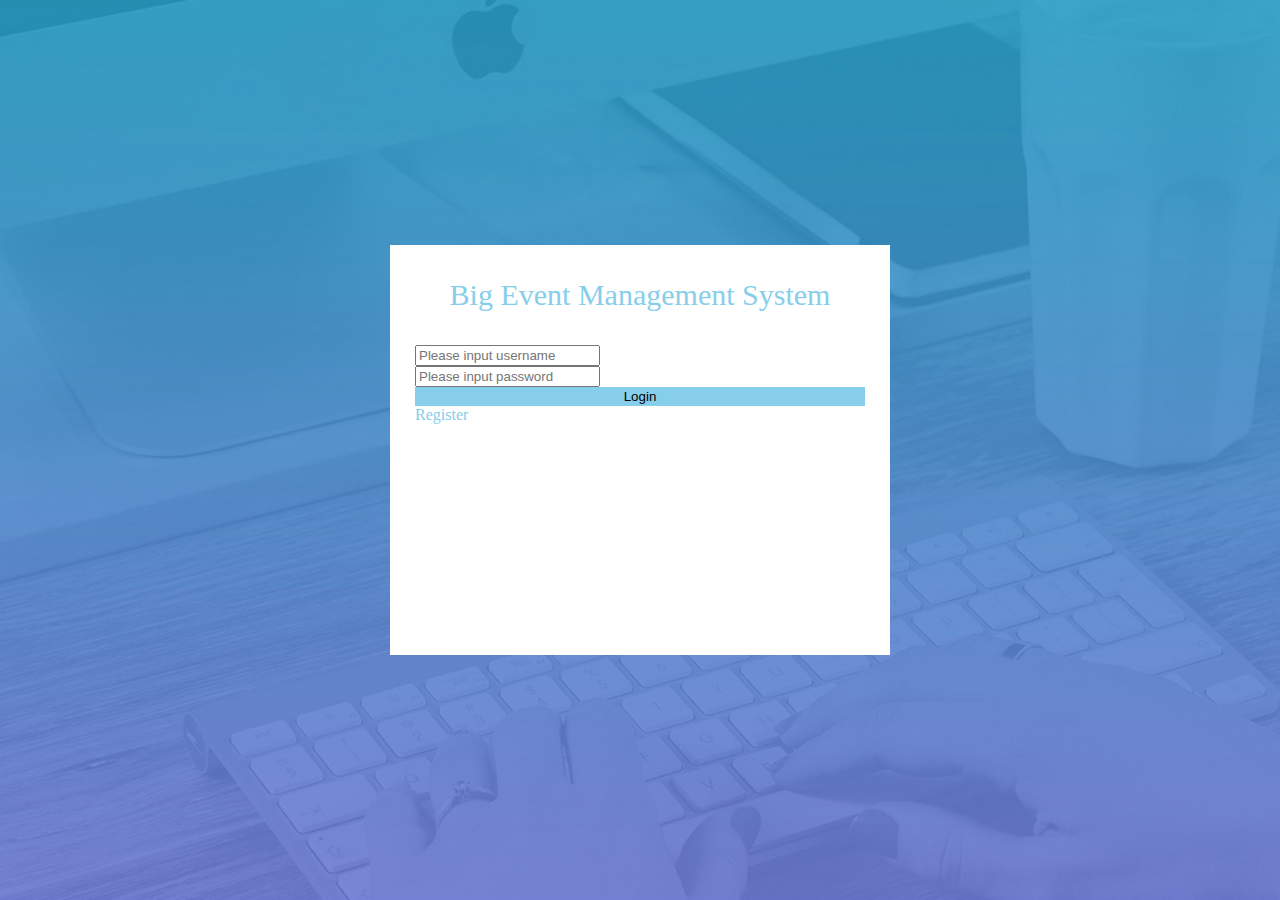
<file: index.html>
<!DOCTYPE html>
<html lang="en">

<head>
    <meta charset="UTF-8" />
    <meta http-equiv="X-UA-Compatible" content="IE=edge" />
    <meta name="viewport" content="width=device-width, initial-scale=1.0" />
    <title>Big-Event-Login</title>
    <link rel="stylesheet" href="/assets/css/login.css" />


    <!-- # git checkout -b login 退出当前分支并创建login分支 -->
    <!-- 开发中使用live server插件会比较方便 用http协议开发项目，右键open with live server 启用，关闭点击右下角Port图标 -->
</head>

<body>
    <div class="w">
        <div class="loginAndRegBox">
            <div class="innerBox">

                <div class="title">Big Event Management System</div>
                <div class="login-box">
                    <form>
                        <div class="mb-3">

                            <input type="text" class="form-control" id="username" placeholder="Please input username" />

                        </div>
                        <div class="mb-3">

                            <input type="password" class="form-control" id="password1" placeholder="Please input password" />
                        </div>

                        <button type="submit" class="btn btn-primary">Login</button>
                        <label for="exampleInputEmail1" class="form-label float-end"> <a href="Javascript:;">Register</a></label>
                    </form>
                </div>
                <div class="reg-box">
                    <form>
                        <div class="mb-3">

                            <input type="email" class="form-control" id="exampleInputEmail1" aria-describedby="emailHelp" />

                        </div>
                        <div class="mb-3">

                            <input type="password" class="form-control" id="exampleInputPassword1" />
                        </div>
                        <div class="mb-3">

                            <input type="password" class="form-control" id="exampleInputPassword1" />
                        </div>
                        <button type="submit" class="btn btn-primary">Register</button>
                        <label for="exampleInputEmail1" class="form-label float-end"> <a href="Javascript:;">Login</a></label>
                </div>
            </div>



        </div>
    </div>

</body>

</html>
</file>
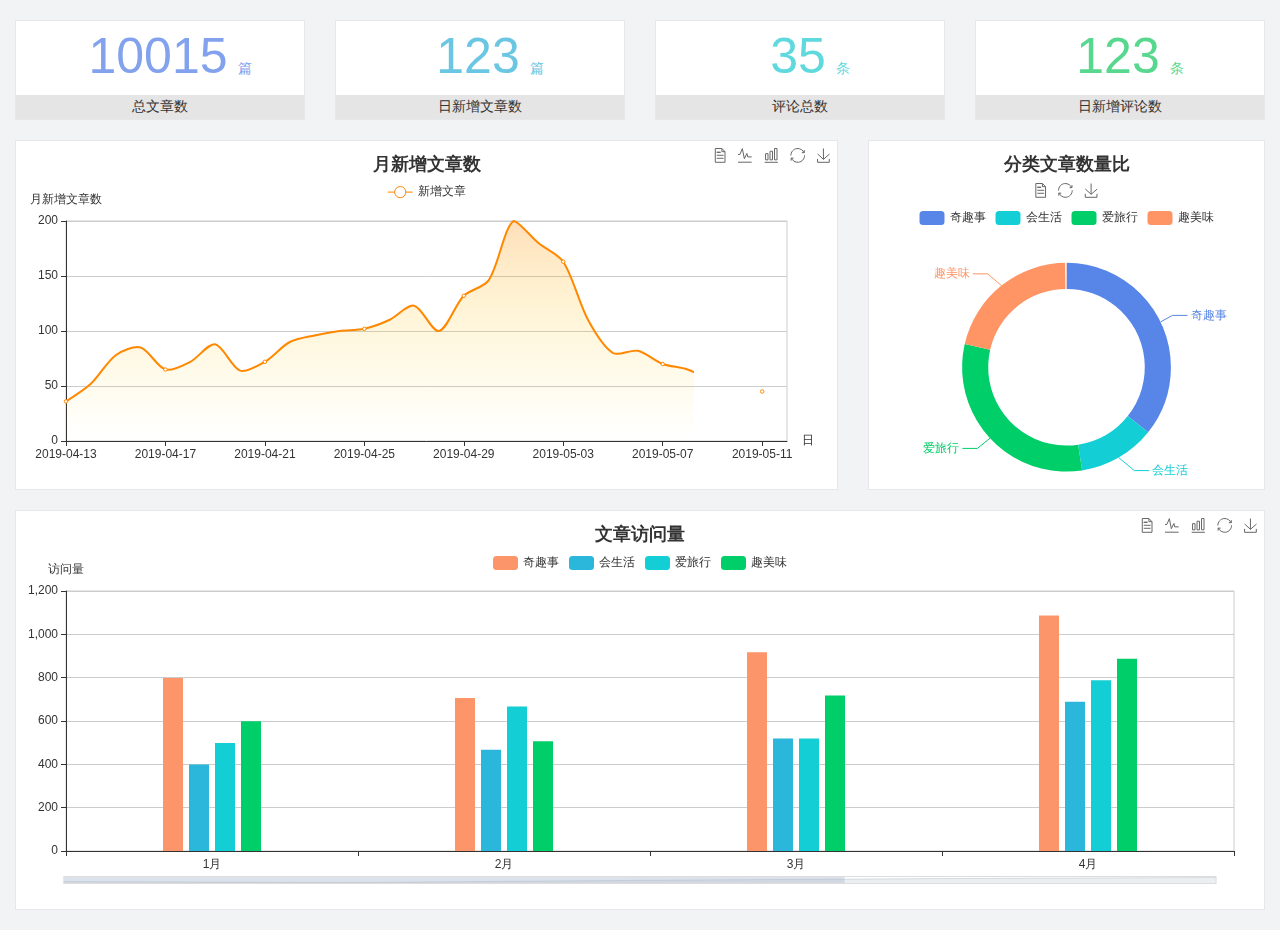
<file: home/dashboard.html>
<!DOCTYPE html>
<html lang="en">

<head>
  <meta charset="UTF-8">
  <meta name="viewport" content="width=device-width, initial-scale=1.0">
  <meta http-equiv="X-UA-Compatible" content="ie=edge">
  <title>图表统计</title>
  <link rel="stylesheet" href="../../assets/lib/bootstrap.css" />
  <link rel="stylesheet" href="../../assets/lib/main.css" />
  <script src="../../assets/lib/jquery.js"></script>
  <script type="text/javascript" src="../../assets/lib/echarts.min.js"></script>
</head>

<body>
  <div class="container-fluid">
    <div class="row spannel_list">
      <div class="col-sm-3 col-xs-6">
        <div class="spannel">
          <em>10015</em><span>篇</span>
          <b>总文章数</b>
        </div>
      </div>
      <div class="col-sm-3 col-xs-6">
        <div class="spannel scolor01">
          <em>123</em><span>篇</span>
          <b>日新增文章数</b>
        </div>
      </div>
      <div class="col-sm-3 col-xs-6">
        <div class="spannel scolor02">
          <em>35</em><span>条</span>
          <b>评论总数</b>
        </div>
      </div>
      <div class="col-sm-3 col-xs-6">
        <div class="spannel scolor03">
          <em>123</em><span>条</span>
          <b>日新增评论数</b>
        </div>
      </div>
    </div>
  </div>

  <div class="container-fluid">
    <div class="row curve-pie">
      <div class="col-lg-8 col-md-8">
        <div class="gragh_pannel" id="curve_show"></div>
      </div>
      <div class="col-lg-4 col-md-4">
        <div class="gragh_pannel" id="pie_show"></div>
      </div>
    </div>
  </div>

  <div class="container-fluid">
    <div class="column_pannel" id="column_show"></div>
  </div>

  <script>
    var oChart = echarts.init(document.getElementById('curve_show'));
    var aList_all = [
      { 'count': 36, 'date': '2019-04-13' },
      { 'count': 52, 'date': '2019-04-14' },
      { 'count': 78, 'date': '2019-04-15' },
      { 'count': 85, 'date': '2019-04-16' },
      { 'count': 65, 'date': '2019-04-17' },
      { 'count': 72, 'date': '2019-04-18' },
      { 'count': 88, 'date': '2019-04-19' },
      { 'count': 64, 'date': '2019-04-20' },
      { 'count': 72, 'date': '2019-04-21' },
      { 'count': 90, 'date': '2019-04-22' },
      { 'count': 96, 'date': '2019-04-23' },
      { 'count': 100, 'date': '2019-04-24' },
      { 'count': 102, 'date': '2019-04-25' },
      { 'count': 110, 'date': '2019-04-26' },
      { 'count': 123, 'date': '2019-04-27' },
      { 'count': 100, 'date': '2019-04-28' },
      { 'count': 132, 'date': '2019-04-29' },
      { 'count': 146, 'date': '2019-04-30' },
      { 'count': 200, 'date': '2019-05-01' },
      { 'count': 180, 'date': '2019-05-02' },
      { 'count': 163, 'date': '2019-05-03' },
      { 'count': 110, 'date': '2019-05-04' },
      { 'count': 80, 'date': '2019-05-05' },
      { 'count': 82, 'date': '2019-05-06' },
      { 'count': 70, 'date': '2019-05-07' },
      { 'count': 65, 'date': '2019-05-08' },
      { 'count': 54, 'date': '2019-05-09' },
      { 'count': 40, 'date': '2019-05-10' },
      { 'count': 45, 'date': '2019-05-11' },
      { 'count': 38, 'date': '2019-05-12' },
    ];

    let aCount = [];
    let aDate = [];

    for (var i = 0; i < aList_all.length; i++) {
      aCount.push(aList_all[i].count);
      aDate.push(aList_all[i].date);
    }

    var chartopt = {
      title: {
        text: '月新增文章数',
        left: 'center',
        top: '10'
      },
      tooltip: {
        trigger: 'axis'
      },
      legend: {
        data: ['新增文章'],
        top: '40'
      },
      toolbox: {
        show: true,
        feature: {
          mark: { show: true },
          dataView: { show: true, readOnly: false },
          magicType: { show: true, type: ['line', 'bar'] },
          restore: { show: true },
          saveAsImage: { show: true }
        }
      },
      calculable: true,
      xAxis: [
        {
          name: '日',
          type: 'category',
          boundaryGap: false,
          data: aDate
        }
      ],
      yAxis: [
        {
          name: '月新增文章数',
          type: 'value'
        }
      ],
      series: [
        {
          name: '新增文章',
          type: 'line',
          smooth: true,
          itemStyle: { normal: { areaStyle: { type: 'default' }, color: '#f80' }, lineStyle: { color: '#f80' } },
          data: aCount
        }],
      areaStyle: {
        normal: {
          color: new echarts.graphic.LinearGradient(0, 0, 0, 1, [{
            offset: 0,
            color: 'rgba(255,136,0,0.39)'
          }, {
            offset: .34,
            color: 'rgba(255,180,0,0.25)'
          }, {
            offset: 1,
            color: 'rgba(255,222,0,0.00)'
          }])

        }
      },
      grid: {
        show: true,
        x: 50,
        x2: 50,
        y: 80,
        height: 220
      }
    };

    oChart.setOption(chartopt);


    var oPie = echarts.init(document.getElementById('pie_show'));
    var oPieopt =
    {
      title: {
        top: 10,
        text: '分类文章数量比',
        x: 'center'
      },
      tooltip: {
        trigger: 'item',
        formatter: "{a} <br/>{b} : {c} ({d}%)"
      },
      color: ['#5885e8', '#13cfd5', '#00ce68', '#ff9565'],
      legend: {
        x: 'center',
        top: 65,
        data: ['奇趣事', '会生活', '爱旅行', '趣美味']
      },
      toolbox: {
        show: true,
        x: 'center',
        top: 35,
        feature: {
          mark: { show: true },
          dataView: { show: true, readOnly: false },
          magicType: {
            show: true,
            type: ['pie', 'funnel'],
            option: {
              funnel: {
                x: '25%',
                width: '50%',
                funnelAlign: 'left',
                max: 1548
              }
            }
          },
          restore: { show: true },
          saveAsImage: { show: true }
        }
      },
      calculable: true,
      series: [
        {
          name: '访问来源',
          type: 'pie',
          radius: ['45%', '60%'],
          center: ['50%', '65%'],
          data: [
            { value: 300, name: '奇趣事' },
            { value: 100, name: '会生活' },
            { value: 260, name: '爱旅行' },
            { value: 180, name: '趣美味' }
          ]
        }
      ]
    };
    oPie.setOption(oPieopt);



    var oColumn = this.echarts.init(document.getElementById('column_show'));
    var oColumnopt =
    {
      title: {
        text: '文章访问量',
        left: 'center',
        top: '10'
      },
      tooltip: {
        trigger: 'axis'
      },
      legend: {
        data: ['奇趣事', '会生活', '爱旅行', '趣美味'],
        top: '40'
      },
      toolbox: {
        show: true,
        feature: {
          mark: { show: true },
          dataView: { show: true, readOnly: false },
          magicType: { show: true, type: ['line', 'bar'] },
          restore: { show: true },
          saveAsImage: { show: true }
        }
      },
      calculable: true,
      xAxis: [
        {
          type: 'category',
          data: ['1月', '2月', '3月', '4月', '5月']
        }
      ],
      yAxis: [
        {
          name: '访问量',
          type: 'value'
        }
      ],
      series: [
        {
          name: '奇趣事',
          type: 'bar',
          barWidth: 20,
          itemStyle: {
            normal: { areaStyle: { type: 'default' }, color: '#fd956a' }
          },
          data: [800, 708, 920, 1090, 1200]
        },
        {
          name: '会生活',
          type: 'bar',
          barWidth: 20,
          itemStyle: {
            normal: { areaStyle: { type: 'default' }, color: '#2bb6db' }
          },
          data: [400, 468, 520, 690, 800]
        },
        {
          name: '爱旅行',
          type: 'bar',
          barWidth: 20,
          itemStyle: {
            normal: { areaStyle: { type: 'default' }, color: '#13cfd5' }
          },
          data: [500, 668, 520, 790, 900]
        },
        {
          name: '趣美味',
          type: 'bar',
          barWidth: 20,
          itemStyle: {
            normal: { areaStyle: { type: 'default' }, color: '#00ce68' }
          },
          data: [600, 508, 720, 890, 1000]
        }
      ],
      grid: {
        show: true,
        x: 50,
        x2: 30,
        y: 80,
        height: 260
      },
      dataZoom: [//给x轴设置滚动条
        {
          start: 0,//默认为0
          end: 100 - 1000 / 31,//默认为100
          type: 'slider',
          show: true,
          xAxisIndex: [0],
          handleSize: 0,//滑动条的 左右2个滑动条的大小
          height: 8,//组件高度
          left: 45, //左边的距离
          right: 50,//右边的距离
          bottom: 26,//右边的距离
          handleColor: '#ddd',//h滑动图标的颜色
          handleStyle: {
            borderColor: "#cacaca",
            borderWidth: "1",
            shadowBlur: 2,
            background: "#ddd",
            shadowColor: "#ddd",
          }
        }]
    };
    oColumn.setOption(oColumnopt);
  </script>
</body>

</html>
</file>
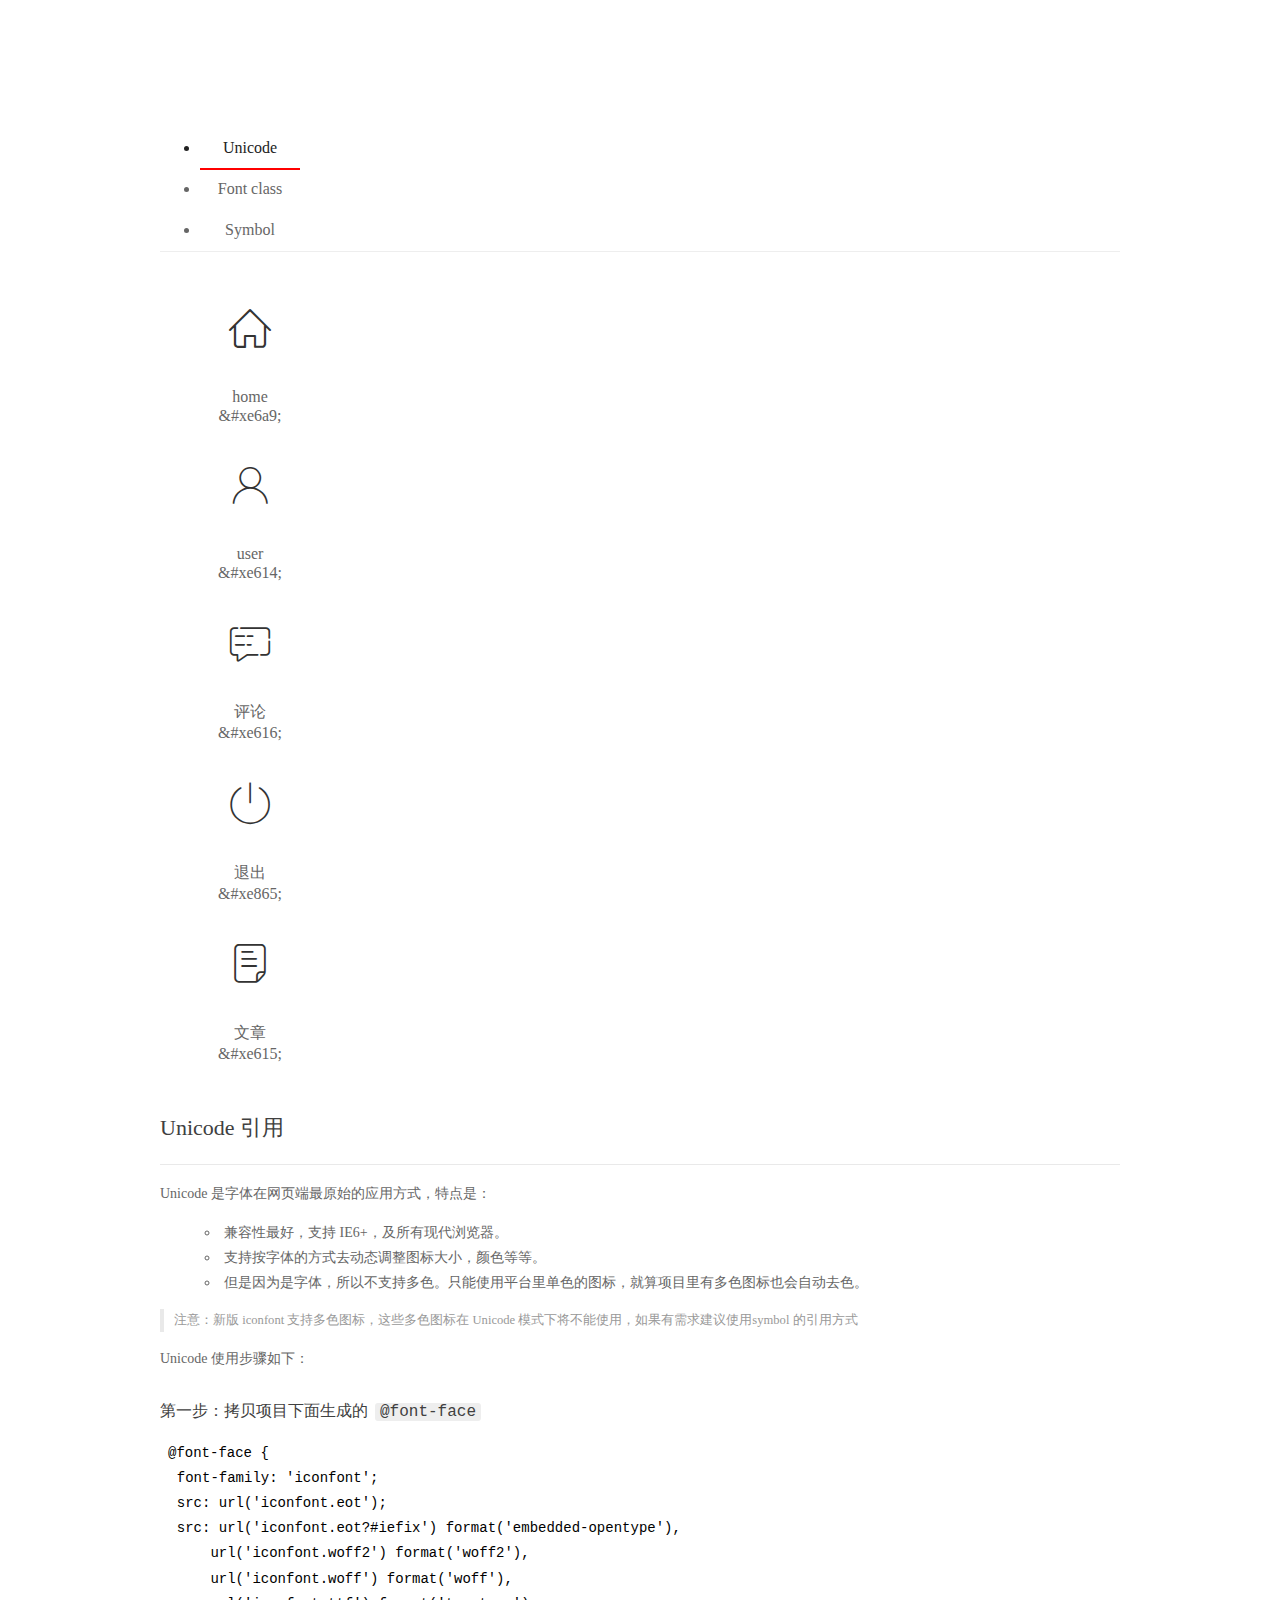
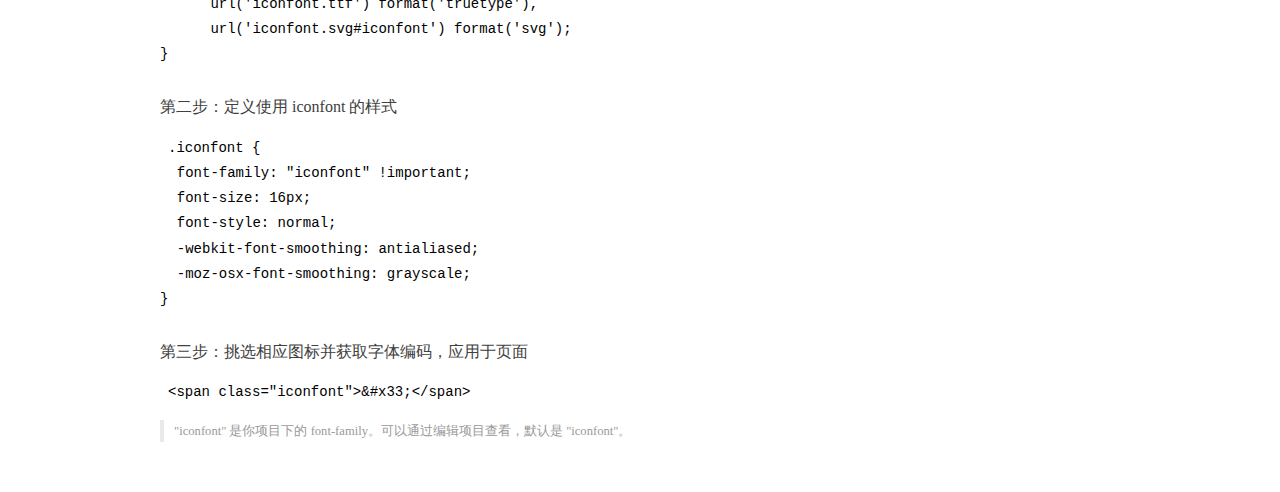
<file: assets/fonts/demo_index.html>
<!DOCTYPE html>
<html>
<head>
  <meta charset="utf-8"/>
  <title>IconFont Demo</title>
  <link rel="shortcut icon" href="https://gtms04.alicdn.com/tps/i4/TB1_oz6GVXXXXaFXpXXJDFnIXXX-64-64.ico" type="image/x-icon"/>
  <link rel="stylesheet" href="https://g.alicdn.com/thx/cube/1.3.2/cube.min.css">
  <link rel="stylesheet" href="demo.css">
  <link rel="stylesheet" href="iconfont.css">
  <script src="iconfont.js"></script>
  <!-- jQuery -->
  <script src="https://a1.alicdn.com/oss/uploads/2018/12/26/7bfddb60-08e8-11e9-9b04-53e73bb6408b.js"></script>
  <!-- 代码高亮 -->
  <script src="https://a1.alicdn.com/oss/uploads/2018/12/26/a3f714d0-08e6-11e9-8a15-ebf944d7534c.js"></script>
</head>
<body>
  <div class="main">
    <h1 class="logo"><a href="https://www.iconfont.cn/" title="iconfont 首页" target="_blank">&#xe86b;</a></h1>
    <div class="nav-tabs">
      <ul id="tabs" class="dib-box">
        <li class="dib active"><span>Unicode</span></li>
        <li class="dib"><span>Font class</span></li>
        <li class="dib"><span>Symbol</span></li>
      </ul>
      
    </div>
    <div class="tab-container">
      <div class="content unicode" style="display: block;">
          <ul class="icon_lists dib-box">
          
            <li class="dib">
              <span class="icon iconfont">&#xe6a9;</span>
                <div class="name">home</div>
                <div class="code-name">&amp;#xe6a9;</div>
              </li>
          
            <li class="dib">
              <span class="icon iconfont">&#xe614;</span>
                <div class="name">user</div>
                <div class="code-name">&amp;#xe614;</div>
              </li>
          
            <li class="dib">
              <span class="icon iconfont">&#xe616;</span>
                <div class="name">评论</div>
                <div class="code-name">&amp;#xe616;</div>
              </li>
          
            <li class="dib">
              <span class="icon iconfont">&#xe865;</span>
                <div class="name">退出</div>
                <div class="code-name">&amp;#xe865;</div>
              </li>
          
            <li class="dib">
              <span class="icon iconfont">&#xe615;</span>
                <div class="name">文章</div>
                <div class="code-name">&amp;#xe615;</div>
              </li>
          
          </ul>
          <div class="article markdown">
          <h2 id="unicode-">Unicode 引用</h2>
          <hr>

          <p>Unicode 是字体在网页端最原始的应用方式，特点是：</p>
          <ul>
            <li>兼容性最好，支持 IE6+，及所有现代浏览器。</li>
            <li>支持按字体的方式去动态调整图标大小，颜色等等。</li>
            <li>但是因为是字体，所以不支持多色。只能使用平台里单色的图标，就算项目里有多色图标也会自动去色。</li>
          </ul>
          <blockquote>
            <p>注意：新版 iconfont 支持多色图标，这些多色图标在 Unicode 模式下将不能使用，如果有需求建议使用symbol 的引用方式</p>
          </blockquote>
          <p>Unicode 使用步骤如下：</p>
          <h3 id="-font-face">第一步：拷贝项目下面生成的 <code>@font-face</code></h3>
<pre><code class="language-css"
>@font-face {
  font-family: 'iconfont';
  src: url('iconfont.eot');
  src: url('iconfont.eot?#iefix') format('embedded-opentype'),
      url('iconfont.woff2') format('woff2'),
      url('iconfont.woff') format('woff'),
      url('iconfont.ttf') format('truetype'),
      url('iconfont.svg#iconfont') format('svg');
}
</code></pre>
          <h3 id="-iconfont-">第二步：定义使用 iconfont 的样式</h3>
<pre><code class="language-css"
>.iconfont {
  font-family: "iconfont" !important;
  font-size: 16px;
  font-style: normal;
  -webkit-font-smoothing: antialiased;
  -moz-osx-font-smoothing: grayscale;
}
</code></pre>
          <h3 id="-">第三步：挑选相应图标并获取字体编码，应用于页面</h3>
<pre>
<code class="language-html"
>&lt;span class="iconfont"&gt;&amp;#x33;&lt;/span&gt;
</code></pre>
          <blockquote>
            <p>"iconfont" 是你项目下的 font-family。可以通过编辑项目查看，默认是 "iconfont"。</p>
          </blockquote>
          </div>
      </div>
      <div class="content font-class">
        <ul class="icon_lists dib-box">
          
          <li class="dib">
            <span class="icon iconfont icon-home"></span>
            <div class="name">
              home
            </div>
            <div class="code-name">.icon-home
            </div>
          </li>
          
          <li class="dib">
            <span class="icon iconfont icon-user"></span>
            <div class="name">
              user
            </div>
            <div class="code-name">.icon-user
            </div>
          </li>
          
          <li class="dib">
            <span class="icon iconfont icon-pinglun"></span>
            <div class="name">
              评论
            </div>
            <div class="code-name">.icon-pinglun
            </div>
          </li>
          
          <li class="dib">
            <span class="icon iconfont icon-tuichu"></span>
            <div class="name">
              退出
            </div>
            <div class="code-name">.icon-tuichu
            </div>
          </li>
          
          <li class="dib">
            <span class="icon iconfont icon-16"></span>
            <div class="name">
              文章
            </div>
            <div class="code-name">.icon-16
            </div>
          </li>
          
        </ul>
        <div class="article markdown">
        <h2 id="font-class-">font-class 引用</h2>
        <hr>

        <p>font-class 是 Unicode 使用方式的一种变种，主要是解决 Unicode 书写不直观，语意不明确的问题。</p>
        <p>与 Unicode 使用方式相比，具有如下特点：</p>
        <ul>
          <li>兼容性良好，支持 IE8+，及所有现代浏览器。</li>
          <li>相比于 Unicode 语意明确，书写更直观。可以很容易分辨这个 icon 是什么。</li>
          <li>因为使用 class 来定义图标，所以当要替换图标时，只需要修改 class 里面的 Unicode 引用。</li>
          <li>不过因为本质上还是使用的字体，所以多色图标还是不支持的。</li>
        </ul>
        <p>使用步骤如下：</p>
        <h3 id="-fontclass-">第一步：引入项目下面生成的 fontclass 代码：</h3>
<pre><code class="language-html">&lt;link rel="stylesheet" href="./iconfont.css"&gt;
</code></pre>
        <h3 id="-">第二步：挑选相应图标并获取类名，应用于页面：</h3>
<pre><code class="language-html">&lt;span class="iconfont icon-xxx"&gt;&lt;/span&gt;
</code></pre>
        <blockquote>
          <p>"
            iconfont" 是你项目下的 font-family。可以通过编辑项目查看，默认是 "iconfont"。</p>
        </blockquote>
      </div>
      </div>
      <div class="content symbol">
          <ul class="icon_lists dib-box">
          
            <li class="dib">
                <svg class="icon svg-icon" aria-hidden="true">
                  <use xlink:href="#icon-home"></use>
                </svg>
                <div class="name">home</div>
                <div class="code-name">#icon-home</div>
            </li>
          
            <li class="dib">
                <svg class="icon svg-icon" aria-hidden="true">
                  <use xlink:href="#icon-user"></use>
                </svg>
                <div class="name">user</div>
                <div class="code-name">#icon-user</div>
            </li>
          
            <li class="dib">
                <svg class="icon svg-icon" aria-hidden="true">
                  <use xlink:href="#icon-pinglun"></use>
                </svg>
                <div class="name">评论</div>
                <div class="code-name">#icon-pinglun</div>
            </li>
          
            <li class="dib">
                <svg class="icon svg-icon" aria-hidden="true">
                  <use xlink:href="#icon-tuichu"></use>
                </svg>
                <div class="name">退出</div>
                <div class="code-name">#icon-tuichu</div>
            </li>
          
            <li class="dib">
                <svg class="icon svg-icon" aria-hidden="true">
                  <use xlink:href="#icon-16"></use>
                </svg>
                <div class="name">文章</div>
                <div class="code-name">#icon-16</div>
            </li>
          
          </ul>
          <div class="article markdown">
          <h2 id="symbol-">Symbol 引用</h2>
          <hr>

          <p>这是一种全新的使用方式，应该说这才是未来的主流，也是平台目前推荐的用法。相关介绍可以参考这篇<a href="">文章</a>
            这种用法其实是做了一个 SVG 的集合，与另外两种相比具有如下特点：</p>
          <ul>
            <li>支持多色图标了，不再受单色限制。</li>
            <li>通过一些技巧，支持像字体那样，通过 <code>font-size</code>, <code>color</code> 来调整样式。</li>
            <li>兼容性较差，支持 IE9+，及现代浏览器。</li>
            <li>浏览器渲染 SVG 的性能一般，还不如 png。</li>
          </ul>
          <p>使用步骤如下：</p>
          <h3 id="-symbol-">第一步：引入项目下面生成的 symbol 代码：</h3>
<pre><code class="language-html">&lt;script src="./iconfont.js"&gt;&lt;/script&gt;
</code></pre>
          <h3 id="-css-">第二步：加入通用 CSS 代码（引入一次就行）：</h3>
<pre><code class="language-html">&lt;style&gt;
.icon {
  width: 1em;
  height: 1em;
  vertical-align: -0.15em;
  fill: currentColor;
  overflow: hidden;
}
&lt;/style&gt;
</code></pre>
          <h3 id="-">第三步：挑选相应图标并获取类名，应用于页面：</h3>
<pre><code class="language-html">&lt;svg class="icon" aria-hidden="true"&gt;
  &lt;use xlink:href="#icon-xxx"&gt;&lt;/use&gt;
&lt;/svg&gt;
</code></pre>
          </div>
      </div>

    </div>
  </div>
  <script>
  $(document).ready(function () {
      $('.tab-container .content:first').show()

      $('#tabs li').click(function (e) {
        var tabContent = $('.tab-container .content')
        var index = $(this).index()

        if ($(this).hasClass('active')) {
          return
        } else {
          $('#tabs li').removeClass('active')
          $(this).addClass('active')

          tabContent.hide().eq(index).fadeIn()
        }
      })
    })
  </script>
</body>
</html>
</file>
<file: assets/css/login.css>
html,
body {
    margin: 0;
    padding: 0;
    height: 100%;
    width: 100%;
    background: url("/assets/images/login_bg.jpg") no-repeat center;
    background-size: cover;
}

.w {
    width: 90%;
    margin: 0 auto;
}

a {
    color: skyblue !important;
    text-decoration: none !important;
}

.loginAndRegBox {
    width: 500px;
    height: 410px;
    background-color: #fff;
    position: absolute;
    left: 50%;
    top: 50%;
    transform: translate(-50%, -50%);
}

.ipt {
    position: relative;
}

.ipt input {
    padding-left: 32px;
}

#link-login,
#link-reg {
    float: right;
}

.ipt i {
    width: 20px;
    height: 20px;
    position: absolute;
    left: 10px;
    top: 7px;
}

.loginAndRegBox button {
    width: 100%;
    background-color: skyblue;
    border: 1px solid skyblue;
}

.loginAndRegBox .reg-box {
    display: none;
}

#liveAlertPlaceholder button {
    width: 20px;
    height: 20px;
}

.title {
    width: 100%;
    height: 40px;
    font-size: 30px;
    line-height: 40px;
    color: skyblue;
    text-align: center;
    margin: 30px 0;
}

.innerBox {
    width: 90%;
    height: 90%;
    margin: 0 auto;
}
</file>
<file: assets/lib/main.css>
body{
    font-family:'MicroSoft YaHei';
    background-color: #f2f3f5;
}
.main_wrap{
    position:fixed;
    width:100%;
    height:100%;
    left:0px;
    top:0px;
    background:url('../images/login_bg.jpg'); 
    background-size:100% 100%; 
  }
.header{
    width:1200px;
    overflow: hidden;
    margin:20px auto 0;
}
.heade .logo{
    float: left;
}
.header .copyright{
    float:right;
    font-size:12px;
    color:#fff;
    text-align:right;
    line-height:20px;
    margin-top:10px;
}
.login_form_con{
    position:absolute;
    left:50%;
    top:50%;
    margin-left:-200px;
    margin-top:-155px;
    width:400px;
    height:310px;
    background-color: #edeff0;
}

.login_form{
    position: relative;
}

.login_form .icon-user{
    position:absolute;
    font-size:16px;
    color:#999;
    left:46px;
    top:12px;
}
.login_form .icon-key{
    position:absolute;
    font-size:18px;
    color:#999;
    left:46px;
    top:78px;
}
.login_title{
    height:60px;
    background:url('../images/login_title.png') center center no-repeat #fff;
}
.input_txt,.input_pass,.input_sub{
    display:block;
    width:334px;
    height:37px;
    padding:0px;
    text-indent:40px;
    border:1px solid #ddd;
    margin:27px auto 0;
    outline:none;
}
.input_sub{
    margin-top:40px;
    height:42px;
    background-color: #19b9e7;
    text-indent:0px;
    font-size:18px;
    color:#fff;
    cursor: pointer;
}
.input_sub:hover{
    background-color: #08a0cc;
}

.sider{
    position:fixed;
    left:0;
    top:0;
    bottom:0;
    width:210px;
    background-color: #323745;
}
.sider .logo{
    display:block;
    height:56px;
    background-color: #242732;
    overflow: hidden;
}
.sider .logo img{
    display:block;
    margin:6px auto 0;
}
.user_info{
    height:79px;
    border-bottom:1px solid #5a5e6b;
}

.user_info img{
    float: left;
    width:40px;
    height:40px;
    border-radius:20px;
    margin:19px 0 0 30px;
}
.user_info span{
    float: left;
    width:120px;
    font-size:12px;
    color:#fff;
    margin:23px 0 0 20px;
}
.user_info b{
    float: left;
    width: 120px;
    font-weight:normal;
    font-size:12px;
    color:#adafb5;
    margin:2px 0 0 20px;
}

.menu .level01{
    height:50px;
    line-height:50px;
}
.menu .level01 a{
    display:block;
    height:50px;
    font-size:12px;
    color:#adafb5;
    overflow: hidden;
}
.menu .level01.active a{
    background-color: #1378f0;
    color:#fff;
}
.menu .level01.active i{
    color:#fff;
}

.menu .level01 a:hover{
    background-color: #1378f0;
    color:#fff;
}
.menu .level01 a:hover i{
    color:#fff;
}
.menu .level01 i{
    color:#61646f;
    font-size:22px;
    float: left;
    margin-left:26px;
}
.menu .level01 span{
    float: left;
    margin-left:10px;
}
.menu .level01 b{
    float: right;
    margin-right:20px;
    font-weight:normal;
    transform:rotate(90deg);
    transition:all 500ms ease;
}

.menu .level01 .rotate0{
    transform:rotate(0deg);
}

.menu .level02{
    background: #242732;
    display:none;
}


.menu .level02 li{
    height:40px;
    line-height:40px;
}
.menu .level02 li a{
    display:block;
    height:40px;
    font-size:12px;
    color:#adafb5;
    overflow: hidden;
}

.menu .level02 li a:hover{
    background-color: #1378f0;
    color:#fff;
}

.menu .level02 li i{
    font-size:12px;
    float: left;
    margin-left:60px;
}
.menu .level02 li span{
    font-size:12px;
    float: left;
    margin-left:5px;
}

.menu .level02 .active a{
    color:#ffae00;
}

.header_bar{
    position:fixed;
    left:210px;
    right:0;
    top:0;
    height:56px;
    background-color: #fff;
}

.main{
    position:fixed;
    left:210px;
    top:56px;
    right:0;
    bottom:0;
    background-color: #f2f3f5;
}

.search_form{
    width:218px;
    height:33px;
    border:1px solid #ddd;
    background-color: #f2f3f5;
    border-radius:16px;
    float: left;
    margin:12px 0 0 27px;
}

.search_form input{
    padding:0px;
    margin:0px;
    border:0px;
    float: left;
    background-color: #f2f3f5;
    font-size:12px;
    width:175px;
    height:31px;
    margin-left:12px;
    outline:none;
   
}

.search_form .icon-search{
    line-height:33px;
    cursor: pointer;
    font-size:18px;
    color:#abaebb;
}
.user_center_link{
    float:right;

}
.user_center_link a{
    line-height:56px;
    font-size:12px;
    color:#999;
    margin-right:15px;
}
.user_center_link a:hover{
    color:#ffae00
}

.user_center_link img{
    width:42px;
    height:42px;
    border-radius:32px;
    margin-right:10px;
}

.spannel_list{
    margin-top:20px;
}

.spannel{
	height:100px;
	overflow:hidden;
	text-align:center;
    position:relative;
    background-color: #fff;
    border:1px solid #e7e7e9;
    margin-bottom:20px;
}

.spannel em{
    font-style:normal;
	font-size:50px;
	line-height:50px;
	display:inline-block;
	margin:10px 0 0 20px;
	font-family:'Arial';
	color:#83a2ed;
}

.spannel span{
	font-size:14px;
	display:inline-block;
	color:#83a2ed;
	margin-left:10px;
}

.spannel b{
	position:absolute;
	left:0;
	bottom:0;
	width:100%;
	line-height:24px;
	background:#e5e5e5;
	color:#333;
	font-size:14px;
	font-weight:normal;
}

.scolor01 em,.scolor01 span{
	color:#6ac6e2;
}

.scolor02 em,.scolor02 span{
	color:#5fd9de;
}

.scolor03 em,.scolor03 span{
	color:#58d88e;
}


.gragh_pannel{
    height:350px;
    border:1px solid #e7e7e9;
    background-color: #fff!important; 
    margin-bottom:20px;  
}

.column_pannel{
    margin-bottom:20px;
    height:400px;
    border:1px solid #e7e7e9;
    background-color: #fff!important;   
}

.common_title{
    line-height:42px;
    background-color: #fbfbfb;
    border:1px solid #e7e7e9;
    margin-top:20px;
    text-indent: 15px;
    font-size:14px;
    color:#333;
}

.common_con{
    border:1px solid #e7e7e9;
    border-top:0px;
    background-color: #fff;
    padding-bottom:20px;
    margin-bottom:20px;
}
.opt_btns{
    margin-top:20px;
}

.mp20{
    margin-top:20px;
}

.pagination{   
   margin:0;
}

.article_form{
    margin-top:20px;
}

.form-group{
    margin-bottom:25px;
}

.form-group label{
    font-weight:normal;
    color:#666;
}

.icon-icondate{
    line-height:16px;
}

.user_pic{
    width:100px;
    height:100px;
    margin-bottom:10px;
}

.article_cover{
    width:200px;
    height:200px;
    margin-bottom:10px;
}
</file>
<file: assets/fonts/demo.css>
/* Logo 字体 */
@font-face {
  font-family: "iconfont logo";
  src: url('https://at.alicdn.com/t/font_985780_km7mi63cihi.eot?t=1545807318834');
  src: url('https://at.alicdn.com/t/font_985780_km7mi63cihi.eot?t=1545807318834#iefix') format('embedded-opentype'),
    url('https://at.alicdn.com/t/font_985780_km7mi63cihi.woff?t=1545807318834') format('woff'),
    url('https://at.alicdn.com/t/font_985780_km7mi63cihi.ttf?t=1545807318834') format('truetype'),
    url('https://at.alicdn.com/t/font_985780_km7mi63cihi.svg?t=1545807318834#iconfont') format('svg');
}

.logo {
  font-family: "iconfont logo";
  font-size: 160px;
  font-style: normal;
  -webkit-font-smoothing: antialiased;
  -moz-osx-font-smoothing: grayscale;
}

/* tabs */
.nav-tabs {
  position: relative;
}

.nav-tabs .nav-more {
  position: absolute;
  right: 0;
  bottom: 0;
  height: 42px;
  line-height: 42px;
  color: #666;
}

#tabs {
  border-bottom: 1px solid #eee;
}

#tabs li {
  cursor: pointer;
  width: 100px;
  height: 40px;
  line-height: 40px;
  text-align: center;
  font-size: 16px;
  border-bottom: 2px solid transparent;
  position: relative;
  z-index: 1;
  margin-bottom: -1px;
  color: #666;
}


#tabs .active {
  border-bottom-color: #f00;
  color: #222;
}

.tab-container .content {
  display: none;
}

/* 页面布局 */
.main {
  padding: 30px 100px;
  width: 960px;
  margin: 0 auto;
}

.main .logo {
  color: #333;
  text-align: left;
  margin-bottom: 30px;
  line-height: 1;
  height: 110px;
  margin-top: -50px;
  overflow: hidden;
  *zoom: 1;
}

.main .logo a {
  font-size: 160px;
  color: #333;
}

.helps {
  margin-top: 40px;
}

.helps pre {
  padding: 20px;
  margin: 10px 0;
  border: solid 1px #e7e1cd;
  background-color: #fffdef;
  overflow: auto;
}

.icon_lists {
  width: 100% !important;
  overflow: hidden;
  *zoom: 1;
}

.icon_lists li {
  width: 100px;
  margin-bottom: 10px;
  margin-right: 20px;
  text-align: center;
  list-style: none !important;
  cursor: default;
}

.icon_lists li .code-name {
  line-height: 1.2;
}

.icon_lists .icon {
  display: block;
  height: 100px;
  line-height: 100px;
  font-size: 42px;
  margin: 10px auto;
  color: #333;
  -webkit-transition: font-size 0.25s linear, width 0.25s linear;
  -moz-transition: font-size 0.25s linear, width 0.25s linear;
  transition: font-size 0.25s linear, width 0.25s linear;
}

.icon_lists .icon:hover {
  font-size: 100px;
}

.icon_lists .svg-icon {
  /* 通过设置 font-size 来改变图标大小 */
  width: 1em;
  /* 图标和文字相邻时，垂直对齐 */
  vertical-align: -0.15em;
  /* 通过设置 color 来改变 SVG 的颜色/fill */
  fill: currentColor;
  /* path 和 stroke 溢出 viewBox 部分在 IE 下会显示
      normalize.css 中也包含这行 */
  overflow: hidden;
}

.icon_lists li .name,
.icon_lists li .code-name {
  color: #666;
}

/* markdown 样式 */
.markdown {
  color: #666;
  font-size: 14px;
  line-height: 1.8;
}

.highlight {
  line-height: 1.5;
}

.markdown img {
  vertical-align: middle;
  max-width: 100%;
}

.markdown h1 {
  color: #404040;
  font-weight: 500;
  line-height: 40px;
  margin-bottom: 24px;
}

.markdown h2,
.markdown h3,
.markdown h4,
.markdown h5,
.markdown h6 {
  color: #404040;
  margin: 1.6em 0 0.6em 0;
  font-weight: 500;
  clear: both;
}

.markdown h1 {
  font-size: 28px;
}

.markdown h2 {
  font-size: 22px;
}

.markdown h3 {
  font-size: 16px;
}

.markdown h4 {
  font-size: 14px;
}

.markdown h5 {
  font-size: 12px;
}

.markdown h6 {
  font-size: 12px;
}

.markdown hr {
  height: 1px;
  border: 0;
  background: #e9e9e9;
  margin: 16px 0;
  clear: both;
}

.markdown p {
  margin: 1em 0;
}

.markdown>p,
.markdown>blockquote,
.markdown>.highlight,
.markdown>ol,
.markdown>ul {
  width: 80%;
}

.markdown ul>li {
  list-style: circle;
}

.markdown>ul li,
.markdown blockquote ul>li {
  margin-left: 20px;
  padding-left: 4px;
}

.markdown>ul li p,
.markdown>ol li p {
  margin: 0.6em 0;
}

.markdown ol>li {
  list-style: decimal;
}

.markdown>ol li,
.markdown blockquote ol>li {
  margin-left: 20px;
  padding-left: 4px;
}

.markdown code {
  margin: 0 3px;
  padding: 0 5px;
  background: #eee;
  border-radius: 3px;
}

.markdown strong,
.markdown b {
  font-weight: 600;
}

.markdown>table {
  border-collapse: collapse;
  border-spacing: 0px;
  empty-cells: show;
  border: 1px solid #e9e9e9;
  width: 95%;
  margin-bottom: 24px;
}

.markdown>table th {
  white-space: nowrap;
  color: #333;
  font-weight: 600;
}

.markdown>table th,
.markdown>table td {
  border: 1px solid #e9e9e9;
  padding: 8px 16px;
  text-align: left;
}

.markdown>table th {
  background: #F7F7F7;
}

.markdown blockquote {
  font-size: 90%;
  color: #999;
  border-left: 4px solid #e9e9e9;
  padding-left: 0.8em;
  margin: 1em 0;
}

.markdown blockquote p {
  margin: 0;
}

.markdown .anchor {
  opacity: 0;
  transition: opacity 0.3s ease;
  margin-left: 8px;
}

.markdown .waiting {
  color: #ccc;
}

.markdown h1:hover .anchor,
.markdown h2:hover .anchor,
.markdown h3:hover .anchor,
.markdown h4:hover .anchor,
.markdown h5:hover .anchor,
.markdown h6:hover .anchor {
  opacity: 1;
  display: inline-block;
}

.markdown>br,
.markdown>p>br {
  clear: both;
}


.hljs {
  display: block;
  background: white;
  padding: 0.5em;
  color: #333333;
  overflow-x: auto;
}

.hljs-comment,
.hljs-meta {
  color: #969896;
}

.hljs-string,
.hljs-variable,
.hljs-template-variable,
.hljs-strong,
.hljs-emphasis,
.hljs-quote {
  color: #df5000;
}

.hljs-keyword,
.hljs-selector-tag,
.hljs-type {
  color: #a71d5d;
}

.hljs-literal,
.hljs-symbol,
.hljs-bullet,
.hljs-attribute {
  color: #0086b3;
}

.hljs-section,
.hljs-name {
  color: #63a35c;
}

.hljs-tag {
  color: #333333;
}

.hljs-title,
.hljs-attr,
.hljs-selector-id,
.hljs-selector-class,
.hljs-selector-attr,
.hljs-selector-pseudo {
  color: #795da3;
}

.hljs-addition {
  color: #55a532;
  background-color: #eaffea;
}

.hljs-deletion {
  color: #bd2c00;
  background-color: #ffecec;
}

.hljs-link {
  text-decoration: underline;
}

/* 代码高亮 */
/* PrismJS 1.15.0
https://prismjs.com/download.html#themes=prism&languages=markup+css+clike+javascript */
/**
 * prism.js default theme for JavaScript, CSS and HTML
 * Based on dabblet (http://dabblet.com)
 * @author Lea Verou
 */
code[class*="language-"],
pre[class*="language-"] {
  color: black;
  background: none;
  text-shadow: 0 1px white;
  font-family: Consolas, Monaco, 'Andale Mono', 'Ubuntu Mono', monospace;
  text-align: left;
  white-space: pre;
  word-spacing: normal;
  word-break: normal;
  word-wrap: normal;
  line-height: 1.5;

  -moz-tab-size: 4;
  -o-tab-size: 4;
  tab-size: 4;

  -webkit-hyphens: none;
  -moz-hyphens: none;
  -ms-hyphens: none;
  hyphens: none;
}

pre[class*="language-"]::-moz-selection,
pre[class*="language-"] ::-moz-selection,
code[class*="language-"]::-moz-selection,
code[class*="language-"] ::-moz-selection {
  text-shadow: none;
  background: #b3d4fc;
}

pre[class*="language-"]::selection,
pre[class*="language-"] ::selection,
code[class*="language-"]::selection,
code[class*="language-"] ::selection {
  text-shadow: none;
  background: #b3d4fc;
}

@media print {

  code[class*="language-"],
  pre[class*="language-"] {
    text-shadow: none;
  }
}

/* Code blocks */
pre[class*="language-"] {
  padding: 1em;
  margin: .5em 0;
  overflow: auto;
}

:not(pre)>code[class*="language-"],
pre[class*="language-"] {
  background: #f5f2f0;
}

/* Inline code */
:not(pre)>code[class*="language-"] {
  padding: .1em;
  border-radius: .3em;
  white-space: normal;
}

.token.comment,
.token.prolog,
.token.doctype,
.token.cdata {
  color: slategray;
}

.token.punctuation {
  color: #999;
}

.namespace {
  opacity: .7;
}

.token.property,
.token.tag,
.token.boolean,
.token.number,
.token.constant,
.token.symbol,
.token.deleted {
  color: #905;
}

.token.selector,
.token.attr-name,
.token.string,
.token.char,
.token.builtin,
.token.inserted {
  color: #690;
}

.token.operator,
.token.entity,
.token.url,
.language-css .token.string,
.style .token.string {
  color: #9a6e3a;
  background: hsla(0, 0%, 100%, .5);
}

.token.atrule,
.token.attr-value,
.token.keyword {
  color: #07a;
}

.token.function,
.token.class-name {
  color: #DD4A68;
}

.token.regex,
.token.important,
.token.variable {
  color: #e90;
}

.token.important,
.token.bold {
  font-weight: bold;
}

.token.italic {
  font-style: italic;
}

.token.entity {
  cursor: help;
}
</file>
<file: assets/fonts/iconfont.css>
@font-face {font-family: "iconfont";
  src: url('iconfont.eot?t=1576139966484'); /* IE9 */
  src: url('iconfont.eot?t=1576139966484#iefix') format('embedded-opentype'), /* IE6-IE8 */
  url('[data-uri]') format('woff2'),
  url('iconfont.woff?t=1576139966484') format('woff'),
  url('iconfont.ttf?t=1576139966484') format('truetype'), /* chrome, firefox, opera, Safari, Android, iOS 4.2+ */
  url('iconfont.svg?t=1576139966484#iconfont') format('svg'); /* iOS 4.1- */
}

.iconfont {
  font-family: "iconfont" !important;
  font-size: 16px;
  font-style: normal;
  -webkit-font-smoothing: antialiased;
  -moz-osx-font-smoothing: grayscale;
}

.icon-home:before {
  content: "\e6a9";
}

.icon-user:before {
  content: "\e614";
}

.icon-pinglun:before {
  content: "\e616";
}

.icon-tuichu:before {
  content: "\e865";
}

.icon-16:before {
  content: "\e615";
}
</file>
